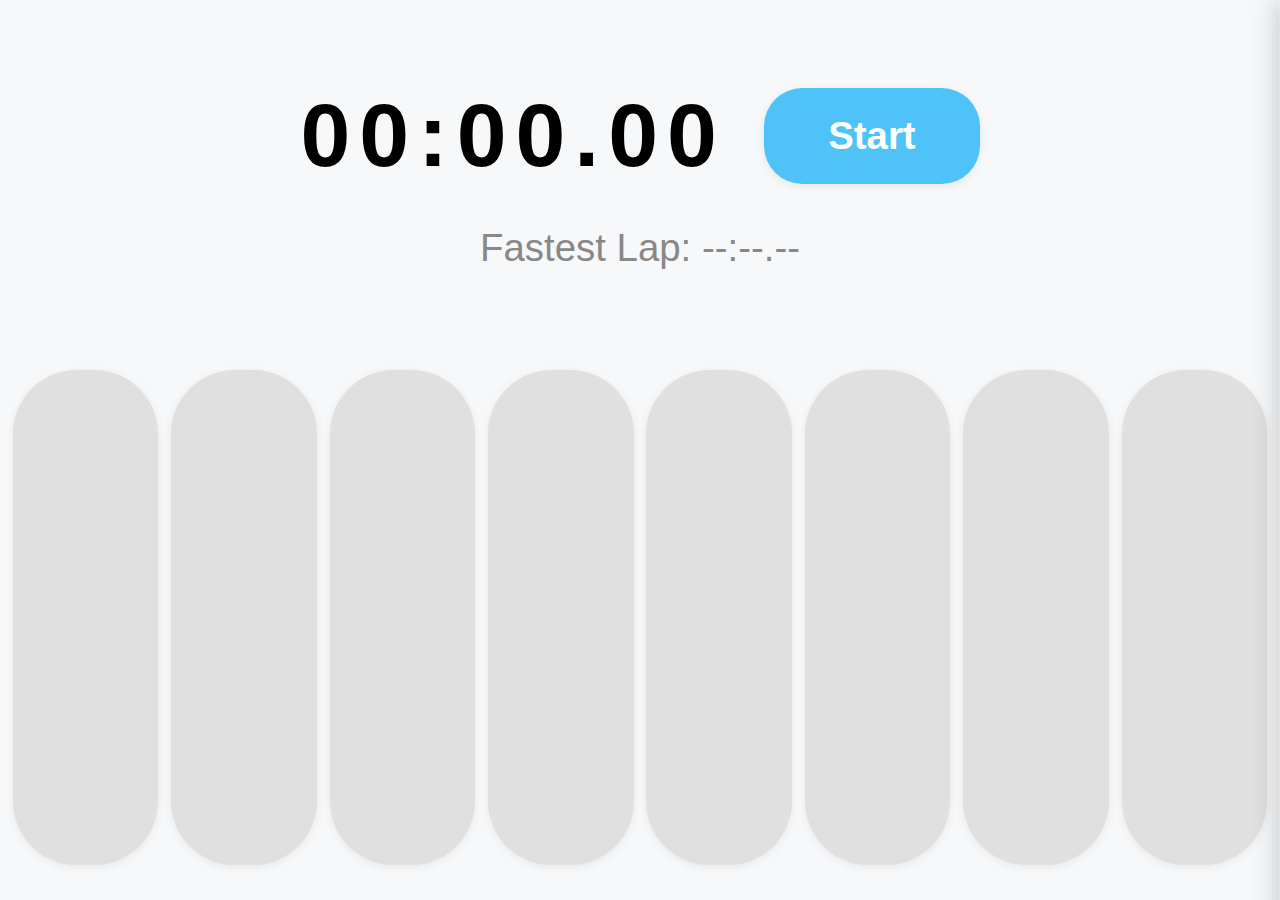
<file: index.html>
<!DOCTYPE html>
<html lang="en">
<head>
  <meta name="viewport" content="width=device-width, initial-scale=1, maximum-scale=1, user-scalable=no, orientation=landscape">
  <meta charset="UTF-8">
  <title>Swim Lap Tracker</title>
  <link rel="stylesheet" href="styles.css">
</head>
<body>
  <div id="app">
    <div class="header">
      <div class="stopwatch-center">
        <div class="stopwatch">
          <span id="stopwatch-time">00:00.00</span>
          <button id="stopwatch-btn">Start</button>
        </div>
        <div class="fastest-lap">
          Fastest Lap: <span id="fastest-lap-time">--:--.--</span>
        </div>
      </div>
    </div>
    <div class="bars-container" id="bars-container"></div>
    <div id="celebration" class="celebration hidden">
      <div class="confetti"></div>
      <div class="celebration-text">Great Job!</div>
    </div>
    <div id="swipe-menu" class="swipe-menu hidden">
      <div class="menu-content">
        <h3>Lap Controls</h3>
        <button id="add-bar">Add Lap</button>
        <button id="remove-bar">Remove Lap</button>
        <div id="toggle-bar-list"></div>
      </div>
    </div>
  </div>
  <audio id="celebration-sound" src="" preload="auto"></audio>
  <script src="app.js"></script>
</body>
</html>
</file>
<file: styles.css>
body {
  margin: 0;
  padding: 0;
  background: #f7f8fa;
  font-family: 'Quicksand', 'Arial Rounded MT Bold', Arial, sans-serif;
  overflow: hidden;
}
#app {
  width: 100vw;
  height: 100vh;
  display: flex;
  flex-direction: column;
  justify-content: space-between;
  align-items: center;
  position: relative;
}
.header {
  width: 100vw;
  display: flex;
  justify-content: center;
  align-items: center;
  padding: 4vw 0 0 0;
  font-size: 3vw;
  height: 28vh;
  min-height: 120px;
}
.stopwatch-center {
  display: flex;
  flex-direction: column;
  align-items: center;
  width: 100%;
}
.stopwatch {
  display: flex;
  align-items: center;
  gap: 3vw;
  margin-bottom: 2vw;
}
#stopwatch-time {
  font-size: 7vw;
  font-weight: bold;
  letter-spacing: 0.1em;
}
#stopwatch-btn {
  font-size: 3vw;
  padding: 2vw 5vw;
  border-radius: 3vw;
  border: none;
  background: #4fc3f7;
  color: #fff;
  font-weight: bold;
  box-shadow: 0 2px 8px rgba(0,0,0,0.08);
  transition: background 0.2s;
}
#stopwatch-btn:active {
  background: #0288d1;
}
.fastest-lap {
  font-size: 3vw;
  color: #888;
  margin-top: 1vw;
}
.bars-container {
  display: flex;
  flex-direction: row;
  justify-content: center;
  align-items: center;
  gap: 1vw;
  width: 98vw;
  height: 60vh;
  margin: 0 auto;
  margin-top: 1vw;
  margin-bottom: 1vw;
}
.bar {
  width: 100%;
  max-width: 12vw;
  min-width: 6vw;
  height: 55vh;
  border-radius: 5vw;
  background: #e0e0e0;
  box-shadow: 0 2px 8px rgba(0,0,0,0.07);
  position: relative;
  overflow: hidden;
  transition: background 0.4s cubic-bezier(.68,-0.55,.27,1.55), box-shadow 0.4s;
  cursor: pointer;
  display: flex;
  align-items: flex-end;
  justify-content: center;
}
.bar-inner {
  width: 100%;
  height: 0%;
  border-radius: 5vw 5vw 0 0;
  background: var(--bar-color, #4fc3f7);
  transition: height 0.6s cubic-bezier(.68,-0.55,.27,1.55), background 0.4s;
  box-shadow: 0 4px 16px rgba(0,0,0,0.10);
}
.bar.filled .bar-inner {
  height: 100%;
}
.bar.filled {
  background: #b2ebf2;
}
.bar.fastest {
  box-shadow: 0 0 24px 6px #fff59d, 0 0 32px 12px var(--bar-color, #ffd600);
  animation: glow-fastest 1.2s infinite alternate;
  z-index: 2;
}
@keyframes glow-fastest {
  0% { box-shadow: 0 0 24px 6px #fff59d, 0 0 32px 12px var(--bar-color, #ffd600); }
  100% { box-shadow: 0 0 36px 12px #fffde7, 0 0 48px 24px var(--bar-color, #fffde7); }
}
.celebration {
  position: absolute;
  top: 0; left: 0; right: 0; bottom: 0;
  background: rgba(255,255,255,0.85);
  display: flex;
  flex-direction: column;
  align-items: center;
  justify-content: center;
  z-index: 10;
  pointer-events: none;
  opacity: 1;
  transition: opacity 0.6s;
}
.celebration.hidden {
  opacity: 0;
  pointer-events: none;
}
.celebration-text {
  font-size: 7vw;
  font-weight: bold;
  color: #ffb300;
  margin-top: 4vw;
  text-shadow: 0 2px 8px rgba(0,0,0,0.12);
}
.confetti {
  width: 100vw;
  height: 20vw;
  pointer-events: none;
}
.swipe-menu {
  position: fixed;
  top: 0;
  right: 0;
  width: 60vw;
  height: 100vh;
  background: #fff;
  box-shadow: -4px 0 24px rgba(0,0,0,0.18);
  z-index: 20;
  transform: translateX(100%);
  transition: transform 0.4s cubic-bezier(.68,-0.55,.27,1.55);
  display: flex;
  flex-direction: column;
  align-items: flex-start;
  padding: 4vw 3vw;
}
.swipe-menu.visible {
  transform: translateX(0);
}
.menu-content {
  width: 100%;
}
.menu-content h3 {
  font-size: 3vw;
  margin-bottom: 2vw;
}
#add-bar, #remove-bar {
  font-size: 2.5vw;
  margin-right: 2vw;
  margin-bottom: 2vw;
  padding: 1vw 3vw;
  border-radius: 2vw;
  border: none;
  background: #81c784;
  color: #fff;
  font-weight: bold;
  box-shadow: 0 2px 8px rgba(0,0,0,0.08);
  transition: background 0.2s;
}
#add-bar:active, #remove-bar:active {
  background: #388e3c;
}
#toggle-bar-list {
  margin-top: 2vw;
  display: flex;
  flex-wrap: wrap;
  gap: 1vw;
}
.toggle-bar-btn {
  width: 5vw;
  height: 5vw;
  border-radius: 50%;
  border: 2px solid #bdbdbd;
  background: #fff;
  color: #888;
  font-size: 2vw;
  display: flex;
  align-items: center;
  justify-content: center;
  transition: background 0.2s, border 0.2s;
}
.toggle-bar-btn.filled {
  background: #ffd54f;
  border: 2px solid #ffb300;
  color: #fff;
}
@media (orientation: portrait) {
  body {
    font-size: 2vw;
  }
  .header {
    height: 18vh;
    min-height: 80px;
  }
  .bars-container {
    flex-direction: column;
    width: 98vw;
    height: 80vw;
    gap: 1vw;
  }
  .bar {
    width: 80vw;
    height: 10vw;
    max-width: none;
    min-width: 0;
    border-radius: 5vw;
  }
}
</file>
